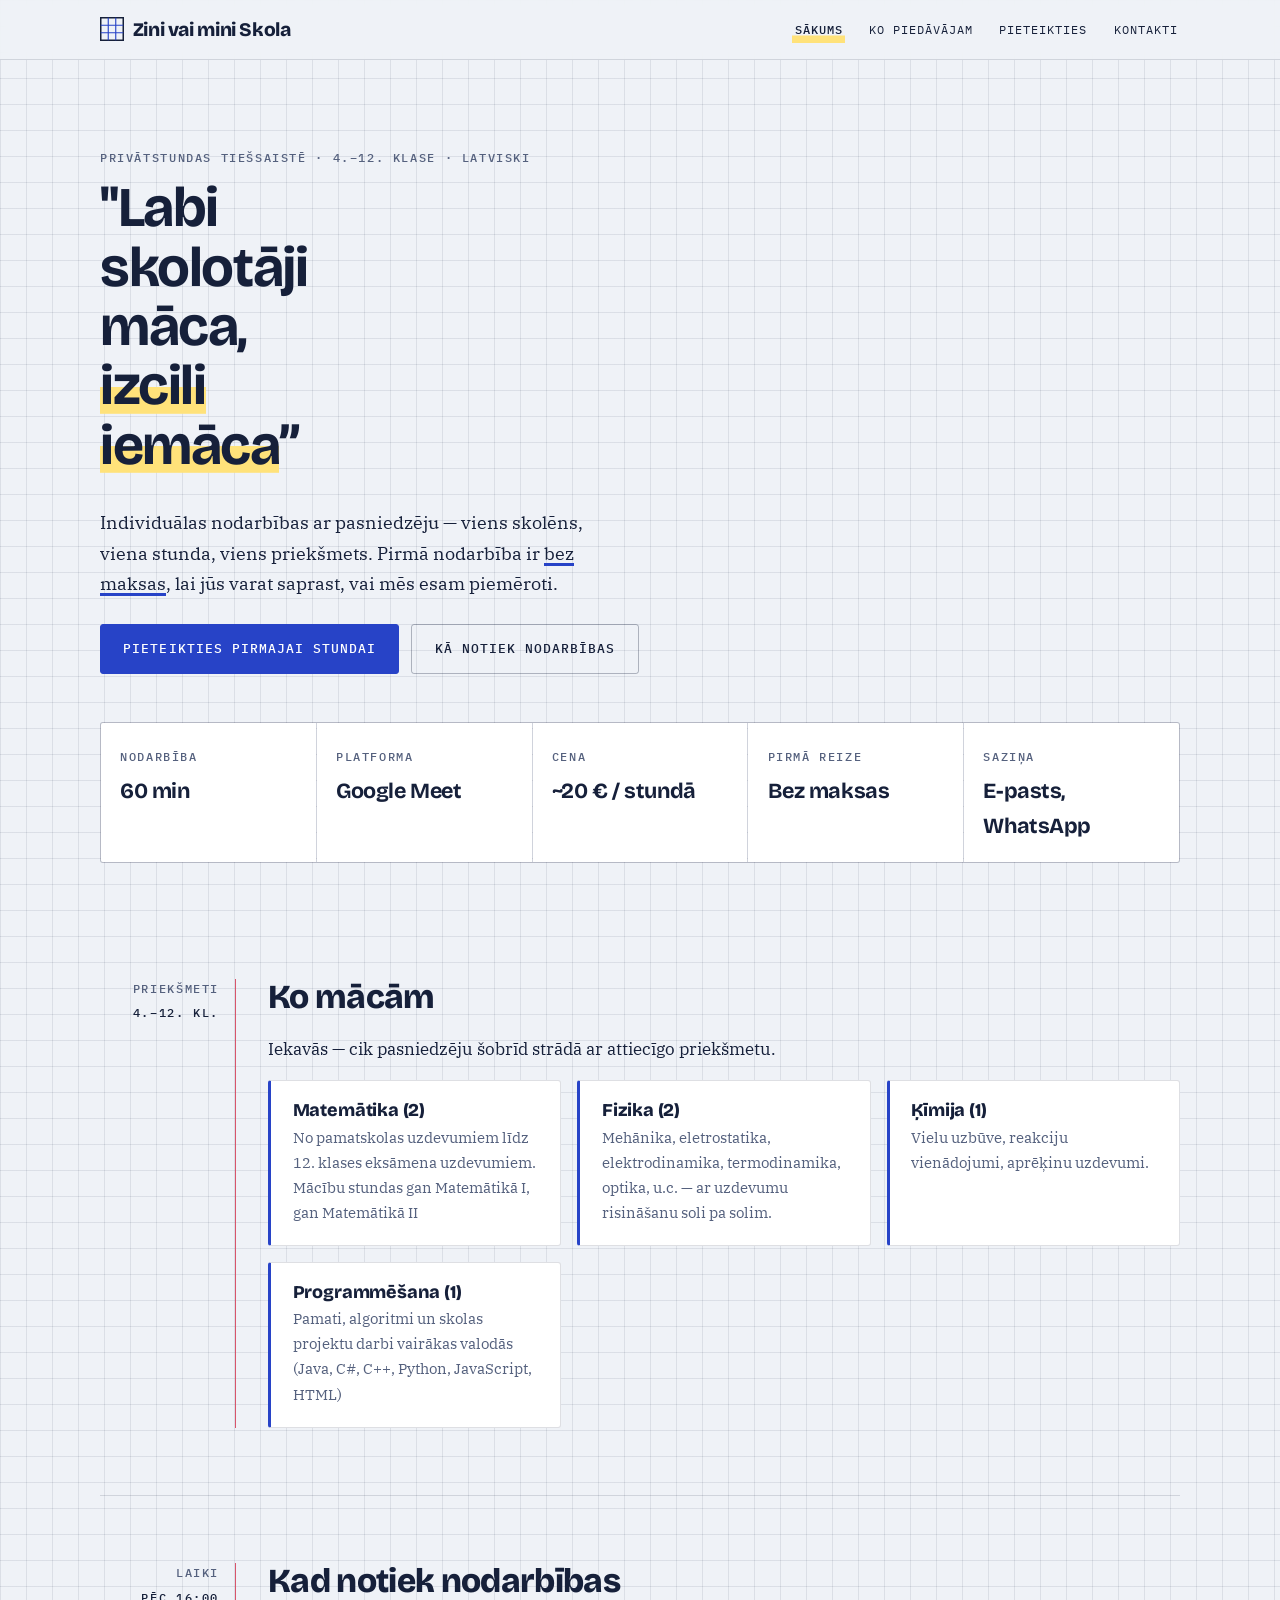
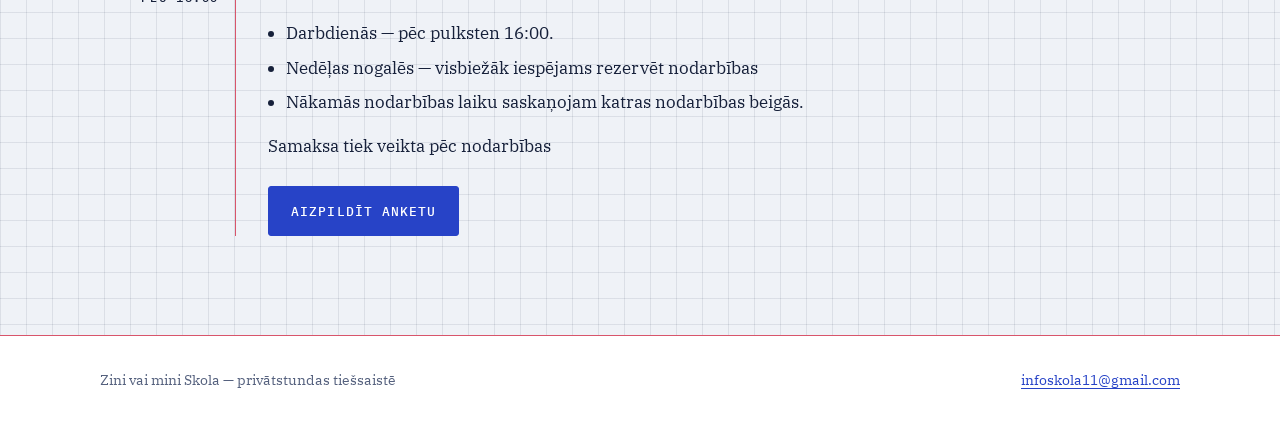
<file: index.html>
<!DOCTYPE html>
<html lang="lv">
<head>
<meta charset="UTF-8">
<meta name="viewport" content="width=device-width, initial-scale=1.0">
<title>Rūtiņa — privātstundas tiešsaistē 4.–12. klasei</title>
<meta name="description" content="Individuālas privātstundas matemātikā, fizikā, ķīmijā un programmēšanā 4.–12. klasei. 60 minūtes Google Meet platformā, pirmā nodarbība bez maksas.">
<link rel="icon" href="data:image/svg+xml,<svg xmlns='http://www.w3.org/2000/svg' viewBox='0 0 32 32'><rect width='32' height='32' fill='%23EFF2F7'/><path d='M0 10.5h32M0 21.5h32M10.5 0v32M21.5 0v32' stroke='%232743C7' stroke-width='2'/></svg>">
<link rel="preconnect" href="https://fonts.googleapis.com">
<link rel="preconnect" href="https://fonts.gstatic.com" crossorigin>
<link href="https://fonts.googleapis.com/css2?family=Bricolage+Grotesque:wght@700;800&family=IBM+Plex+Mono:wght@500&family=IBM+Plex+Serif:wght@400;600&display=swap" rel="stylesheet">
<link rel="stylesheet" href="stils.css">
</head>
<body>

<header class="galvene">
  <div class="ietvars galvene__saturs">
    <a class="zimols" href="index.html">
      <svg width="24" height="24" viewBox="0 0 32 32" aria-hidden="true">
        <rect x="1" y="1" width="30" height="30" fill="none" stroke="#16203A" stroke-width="2"/>
        <path d="M1 11h30M1 21h30M11 1v30M21 1v30" stroke="#2743C7" stroke-width="1.5"/>
      </svg>
      <span data-vards>Rūtiņa</span>
    </a>
    <nav class="navigacija" aria-label="Galvenā izvēlne">
      <a href="index.html" aria-current="page">Sākums</a>
      <a href="par-mums.html">Ko piedāvājam</a>
      <a href="pieteikties.html">Pieteikties</a>
      <a href="kontakti.html">Kontakti</a>
    </nav>
  </div>
</header>

<main>

  <section class="ietvars hero">
    <p class="mono">Privātstundas tiešsaistē &middot; 4.–12. klase &middot; latviski</p>
    <figure class="citats">
      <p>"Labi skolotāji māca, <span class="markets">izcili iemāca</span>”</p>
      <!-- <figcaption>Juris Bērziņš, 2001</figcaption> -->
    </figure>

    <p class="hero__ievads">
      Individuālas nodarbības ar pasniedzēju — viens skolēns, viena stunda, viens
      priekšmets. Pirmā nodarbība ir
      <span class="apvilkts">bez maksas</span>,
      lai jūs varat saprast, vai mēs esam piemēroti.
    </p>

    <div class="pogas">
      <a class="poga" href="pieteikties.html">Pieteikties pirmajai stundai</a>
      <a class="poga poga--klusa" href="par-mums.html">Kā notiek nodarbības</a>
    </div>

    <div class="fakti">
      <div class="fakts"><span class="mono">Nodarbība</span><strong>60 min</strong></div>
      <div class="fakts"><span class="mono">Platforma</span><strong>Google Meet</strong></div>
      <div class="fakts"><span class="mono">Cena</span><strong>~20 € / stundā</strong></div>
      <div class="fakts"><span class="mono">Pirmā reize</span><strong>Bez maksas</strong></div>
      <div class="fakts"><span class="mono">Saziņa</span><strong>E-pasts, WhatsApp</strong></div>
    </div>
  </section>

  <div class="ietvars">

    <section class="bloks">
      <div class="zime mono"><span>Priekšmeti</span><span>4.–12. kl.</span></div>
      <div>
        <h2>Ko mācām</h2>
        <p>Iekavās — cik pasniedzēju šobrīd strādā ar attiecīgo priekšmetu.</p>
        <div class="rezgis">
          <article class="kartite">
            <h3>Matemātika (2)</h3>
            <p>No pamatskolas uzdevumiem līdz 12. klases eksāmena uzdevumiem. Mācību stundas gan Matemātikā I, gan Matemātikā II</p>
          </article>
          <article class="kartite">
            <h3>Fizika (2)</h3>
            <p>Mehānika, eletrostatika, elektrodinamika, termodinamika, optika, u.c. — ar uzdevumu risināšanu soli pa solim.</p>
          </article>
          <article class="kartite">
            <h3>Ķīmija (1)</h3>
            <p>Vielu uzbūve, reakciju vienādojumi, aprēķinu uzdevumi.</p>
          </article>
          <article class="kartite">
            <h3>Programmēšana (1)</h3>
            <p>Pamati, algoritmi un skolas projektu darbi vairākas valodās (Java, C#, C++, Python, JavaScript, HTML)</p>
          </article>
        </div>
      </div>
    </section>

    <section class="bloks">
      <div class="zime mono"><span>Laiki</span><span>Pēc 16:00</span></div>
      <div>
        <h2>Kad notiek nodarbības</h2>
        <ul class="saraksts">
          <li>Darbdienās — pēc pulksten 16:00.</li>
          <li>Nedēļas nogalēs — visbiežāk iespējams rezervēt nodarbības</li>
          <li>Nākamās nodarbības laiku saskaņojam katras nodarbības beigās.</li>
        </ul>
        <p>Samaksa tiek veikta pēc nodarbības</p>
        <div class="pogas">
          <a class="poga" href="pieteikties.html">Aizpildīt anketu</a>
        </div>
      </div>
    </section>

  </div>

</main>

<footer class="kajene">
  <div class="ietvars kajene__saturs">
    <p><span data-vards>Rūtiņa</span> — privātstundas tiešsaistē</p>
    <p><a href="mailto:infoskola11@gmail.com">infoskola11@gmail.com</a> 
      <!-- &middot; <a href="tel:+37120000000">+371 20 000 000</a> -->
       </p>
  </div>
</footer>

<script src="nosaukums.js"></script>
</body>
</html>
</file>
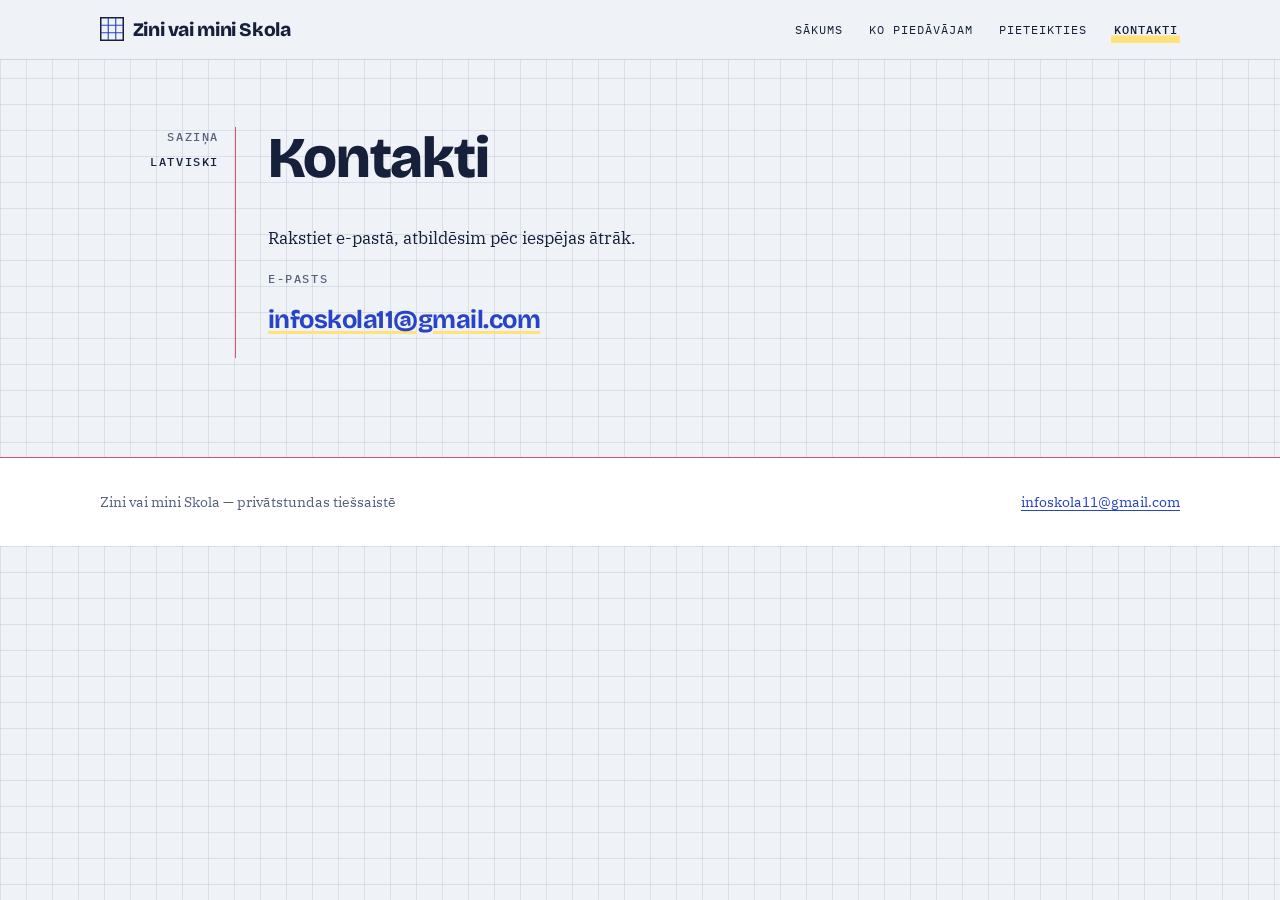
<file: kontakti.html>
<!DOCTYPE html>
<html lang="lv">
<head>
<meta charset="UTF-8">
<meta name="viewport" content="width=device-width, initial-scale=1.0">
<title>Kontakti — Rūtiņa</title>
<meta name="description" content="Sazinieties ar mums e-pastā vai WhatsApp. Nodarbības notiek Google Meet platformā, darbdienās pēc 16:00 un nedēļas nogalēs.">
<link rel="icon" href="data:image/svg+xml,<svg xmlns='http://www.w3.org/2000/svg' viewBox='0 0 32 32'><rect width='32' height='32' fill='%23EFF2F7'/><path d='M0 10.5h32M0 21.5h32M10.5 0v32M21.5 0v32' stroke='%232743C7' stroke-width='2'/></svg>">
<link rel="preconnect" href="https://fonts.googleapis.com">
<link rel="preconnect" href="https://fonts.gstatic.com" crossorigin>
<link href="https://fonts.googleapis.com/css2?family=Bricolage+Grotesque:wght@700;800&family=IBM+Plex+Mono:wght@500&family=IBM+Plex+Serif:wght@400;600&display=swap" rel="stylesheet">
<link rel="stylesheet" href="stils.css">
</head>
<body>

<header class="galvene">
  <div class="ietvars galvene__saturs">
    <a class="zimols" href="index.html">
      <svg width="24" height="24" viewBox="0 0 32 32" aria-hidden="true">
        <rect x="1" y="1" width="30" height="30" fill="none" stroke="#16203A" stroke-width="2"/>
        <path d="M1 11h30M1 21h30M11 1v30M21 1v30" stroke="#2743C7" stroke-width="1.5"/>
      </svg>
      <span data-vards>Rūtiņa</span>
    </a>
    <nav class="navigacija" aria-label="Galvenā izvēlne">
      <a href="index.html">Sākums</a>
      <a href="par-mums.html">Ko piedāvājam</a>
      <a href="pieteikties.html">Pieteikties</a>
      <a href="kontakti.html" aria-current="page">Kontakti</a>
    </nav>
  </div>
</header>

<main class="ietvars">

  <section class="bloks">
    <div class="zime mono"><span>Saziņa</span><span>Latviski</span></div>
    <div>
      <h1>Kontakti</h1>
      <p>Rakstiet e-pastā, atbildēsim pēc iespējas ātrāk.</p>
      <ul class="kontaktu-saraksts">
        <li>
          <p class="mono">E-pasts</p>
          <a href="mailto:infoskola11@gmail.com">infoskola11@gmail.com</a>
        </li>
        <!-- <li>
          <p class="mono">Tālrunis un WhatsApp</p>
          <a href="tel:+37120000000">+371 20 000 000</a>
        </li>
        <li>
          <p class="mono">WhatsApp saruna</p>
          <a href="https://wa.me/37120000000">Atvērt WhatsApp</a>
        </li> -->
      </ul>
    </div>
  </section>

  <!-- <section class="bloks">
    <div class="zime mono"><span>Praktiski</span></div>
    <div>
      <h2>Noderīgi zināt</h2>
      <ul class="saraksts">
        <li>Nodarbības notiek Google Meet platformā — saiti atsūtām pirms nodarbības.</li>
        <li>Darbdienās nodarbības sākas pēc 16:00; nedēļas nogalēs brīvu laiku ir vairāk.</li>
        <li>Nodarbības ilgums — 60 minūtes. Cena — 20 € stundā, pirmā reize bez maksas.</li>
        <li>Samaksa notiek pēc nodarbības.</li>
        <li>Ja laiks neder, dodiet ziņu vismaz dienu iepriekš — pārcelsim.</li>
      </ul>
      <div class="pogas">
        <a class="poga" href="pieteikties.html">Aizpildīt anketu</a>
      </div>
    </div>
  </section> -->

</main>

<footer class="kajene">
  <div class="ietvars kajene__saturs">
    <p><span data-vards>Rūtiņa</span> — privātstundas tiešsaistē</p>
    <p><a href="mailto:infoskola11@gmail.com">infoskola11@gmail.com</a> 
      <!-- &middot; <a href="tel:+37120000000">+371 20 000 000</a> -->
    </p>
  </div>
</footer>

<script src="nosaukums.js"></script>
</body>
</html>
</file>
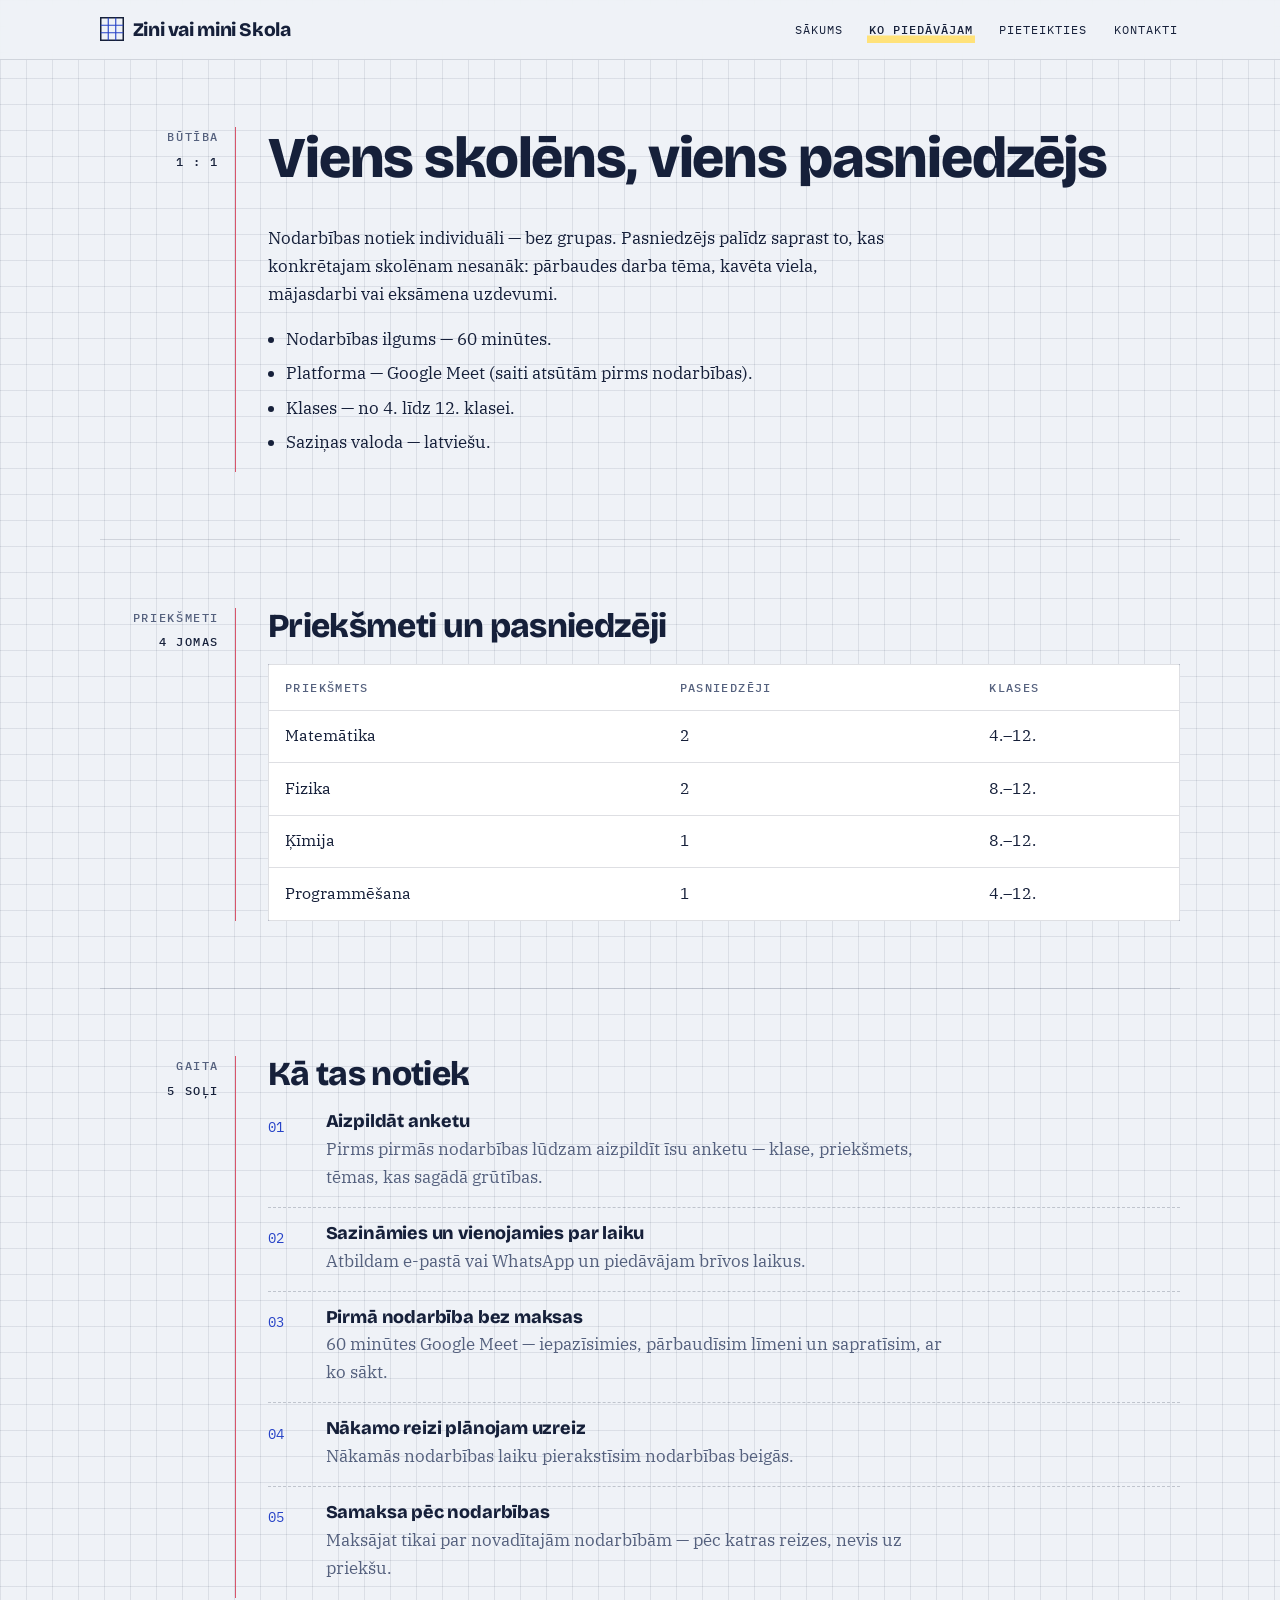
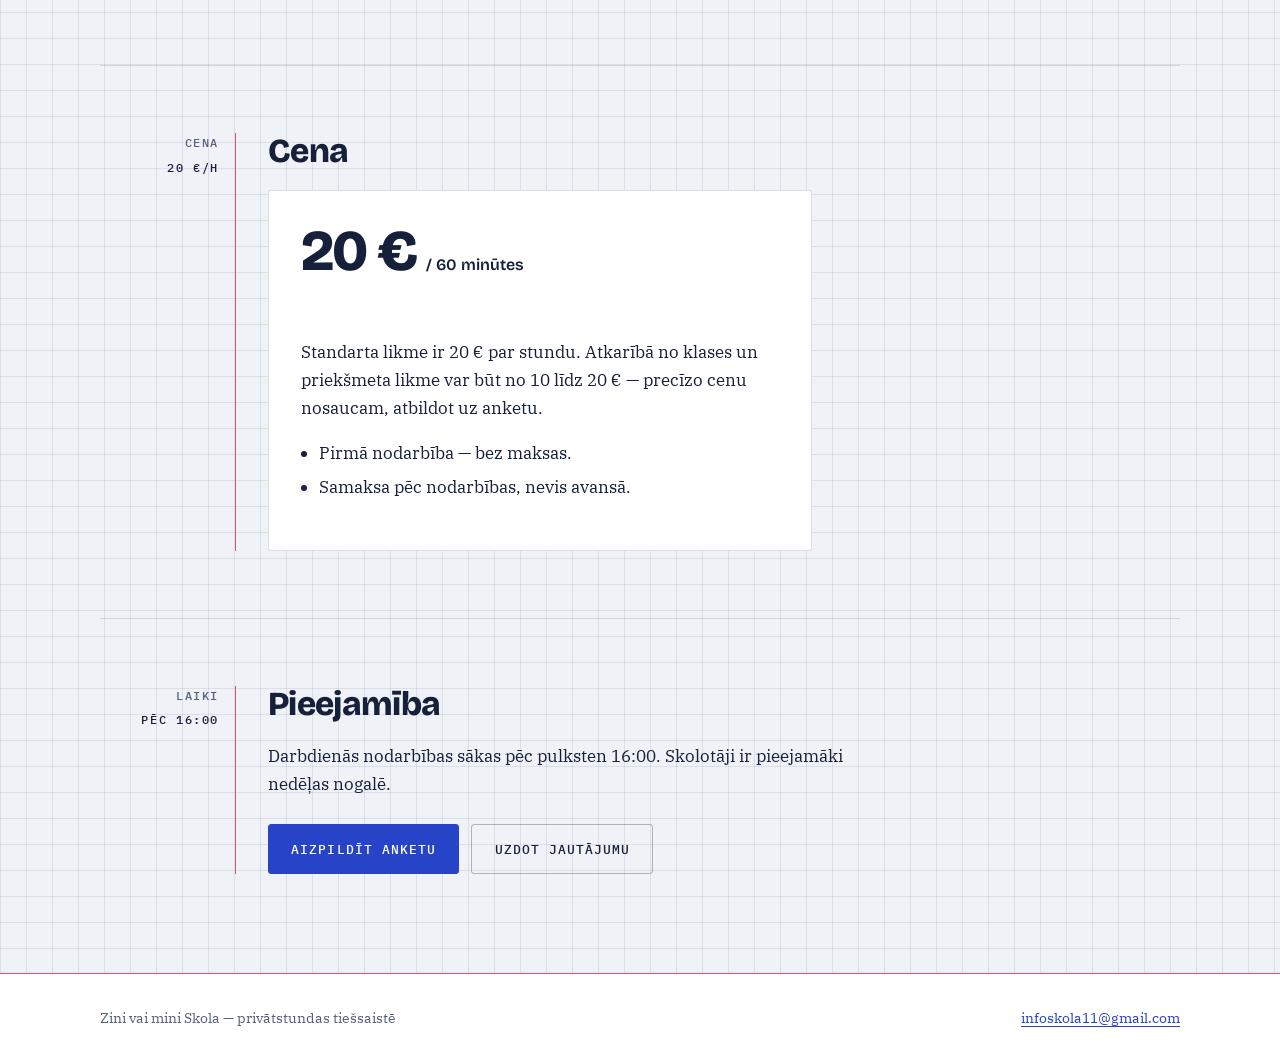
<file: par-mums.html>
<!DOCTYPE html>
<html lang="lv">
<head>
<meta charset="UTF-8">
<meta name="viewport" content="width=device-width, initial-scale=1.0">
<title>Ko piedāvājam — Rūtiņa</title>
<meta name="description" content="Individuālas 60 minūšu privātstundas Google Meet platformā: matemātika, fizika, ķīmija, programmēšana. Cena 10–20 € stundā, samaksa pēc nodarbības.">
<link rel="icon" href="data:image/svg+xml,<svg xmlns='http://www.w3.org/2000/svg' viewBox='0 0 32 32'><rect width='32' height='32' fill='%23EFF2F7'/><path d='M0 10.5h32M0 21.5h32M10.5 0v32M21.5 0v32' stroke='%232743C7' stroke-width='2'/></svg>">
<link rel="preconnect" href="https://fonts.googleapis.com">
<link rel="preconnect" href="https://fonts.gstatic.com" crossorigin>
<link href="https://fonts.googleapis.com/css2?family=Bricolage+Grotesque:wght@700;800&family=IBM+Plex+Mono:wght@500&family=IBM+Plex+Serif:wght@400;600&display=swap" rel="stylesheet">
<link rel="stylesheet" href="stils.css">
</head>
<body>

<header class="galvene">
  <div class="ietvars galvene__saturs">
    <a class="zimols" href="index.html">
      <svg width="24" height="24" viewBox="0 0 32 32" aria-hidden="true">
        <rect x="1" y="1" width="30" height="30" fill="none" stroke="#16203A" stroke-width="2"/>
        <path d="M1 11h30M1 21h30M11 1v30M21 1v30" stroke="#2743C7" stroke-width="1.5"/>
      </svg>
      <span data-vards>Rūtiņa</span>
    </a>
    <nav class="navigacija" aria-label="Galvenā izvēlne">
      <a href="index.html">Sākums</a>
      <a href="par-mums.html" aria-current="page">Ko piedāvājam</a>
      <a href="pieteikties.html">Pieteikties</a>
      <a href="kontakti.html">Kontakti</a>
    </nav>
  </div>
</header>

<main class="ietvars">

  <section class="bloks">
    <div class="zime mono"><span>Būtība</span><span>1 : 1</span></div>
    <div>
      <h1>Viens skolēns, viens pasniedzējs</h1>
      <p>
        Nodarbības notiek individuāli — bez grupas. 
        Pasniedzējs palīdz saprast to, kas konkrētajam skolēnam nesanāk:
        pārbaudes darba tēma, kavēta viela, mājasdarbi vai eksāmena uzdevumi.
      </p>
      <ul class="saraksts">
        <li>Nodarbības ilgums — 60 minūtes.</li>
        <li>Platforma — Google Meet (saiti atsūtām pirms nodarbības).</li>
        <li>Klases — no 4. līdz 12. klasei.</li>
        <li>Saziņas valoda — latviešu.</li>
      </ul>
    </div>
  </section>

  <section class="bloks">
    <div class="zime mono"><span>Priekšmeti</span><span>4 jomas</span></div>
    <div>
      <h2>Priekšmeti un pasniedzēji</h2>
      <table class="tabula">
        <thead>
          <tr><th scope="col">Priekšmets</th><th scope="col">Pasniedzēji</th><th scope="col">Klases</th></tr>
        </thead>
        <tbody>
          <tr><td>Matemātika</td><td>2</td><td>4.–12.</td></tr>
          <tr><td>Fizika</td><td>2</td><td>8.–12.</td></tr>
          <tr><td>Ķīmija</td><td>1</td><td>8.–12.</td></tr>
          <tr><td>Programmēšana</td><td>1</td><td>4.–12.</td></tr>
        </tbody>
      </table>
    </div>
  </section>

  <section class="bloks">
    <div class="zime mono"><span>Gaita</span><span>5 soļi</span></div>
    <div>
      <h2>Kā tas notiek</h2>
      <ol class="soli">
        <li class="solis-rinda">
          <div>
            <h3>Aizpildāt anketu</h3>
            <p>Pirms pirmās nodarbības lūdzam aizpildīt īsu anketu — klase, priekšmets, tēmas, kas sagādā grūtības.</p>
          </div>
        </li>
        <li class="solis-rinda">
          <div>
            <h3>Sazināmies un vienojamies par laiku</h3>
            <p>Atbildam e-pastā vai WhatsApp un piedāvājam brīvos laikus.</p>
          </div>
        </li>
        <li class="solis-rinda">
          <div>
            <h3>Pirmā nodarbība bez maksas</h3>
            <p>60 minūtes Google Meet — iepazīsimies, pārbaudīsim līmeni un sapratīsim, ar ko sākt.</p>
          </div>
        </li>
        <li class="solis-rinda">
          <div>
            <h3>Nākamo reizi plānojam uzreiz</h3>
            <p>Nākamās nodarbības laiku pierakstīsim nodarbības beigās.</p>
          </div>
        </li>
        <li class="solis-rinda">
          <div>
            <h3>Samaksa pēc nodarbības</h3>
            <p>Maksājat tikai par novadītajām nodarbībām — pēc katras reizes, nevis uz priekšu.</p>
          </div>
        </li>
      </ol>
    </div>
  </section>

  <section class="bloks">
    <div class="zime mono"><span>Cena</span><span>20 €/h</span></div>
    <div>
      <h2>Cena</h2>
      <div class="cena">
        <p class="cena__skaitlis">20 € <span>/ 60 minūtes</span></p>
        <p>
          Standarta likme ir 20 € par stundu. Atkarībā no klases un priekšmeta
          likme var būt no 10 līdz 20 € — precīzo cenu nosaucam, atbildot uz anketu.
        </p>
        <ul class="saraksts">
          <li>Pirmā nodarbība — bez maksas.</li>
          <li>Samaksa pēc nodarbības, nevis avansā.</li>
        </ul>
      </div>
    </div>
  </section>

  <section class="bloks">
    <div class="zime mono"><span>Laiki</span><span>Pēc 16:00</span></div>
    <div>
      <h2>Pieejamība</h2>
      <p>
        Darbdienās nodarbības sākas pēc pulksten 16:00. Skolotāji ir pieejamāki nedēļas nogalē. 
      </p>
      <div class="pogas">
        <a class="poga" href="pieteikties.html">Aizpildīt anketu</a>
        <a class="poga poga--klusa" href="kontakti.html">Uzdot jautājumu</a>
      </div>
    </div>
  </section>

</main>

<footer class="kajene">
  <div class="ietvars kajene__saturs">
    <p><span data-vards>Rūtiņa</span> — privātstundas tiešsaistē</p>
    <p><a href="mailto:infoskola11@gmail.com">infoskola11@gmail.com</a> 
      <!-- &middot; <a href="tel:+37120000000">+371 20 000 000</a> -->
    </p>
  </div>
</footer>

<script src="nosaukums.js"></script>
</body>
</html>
</file>
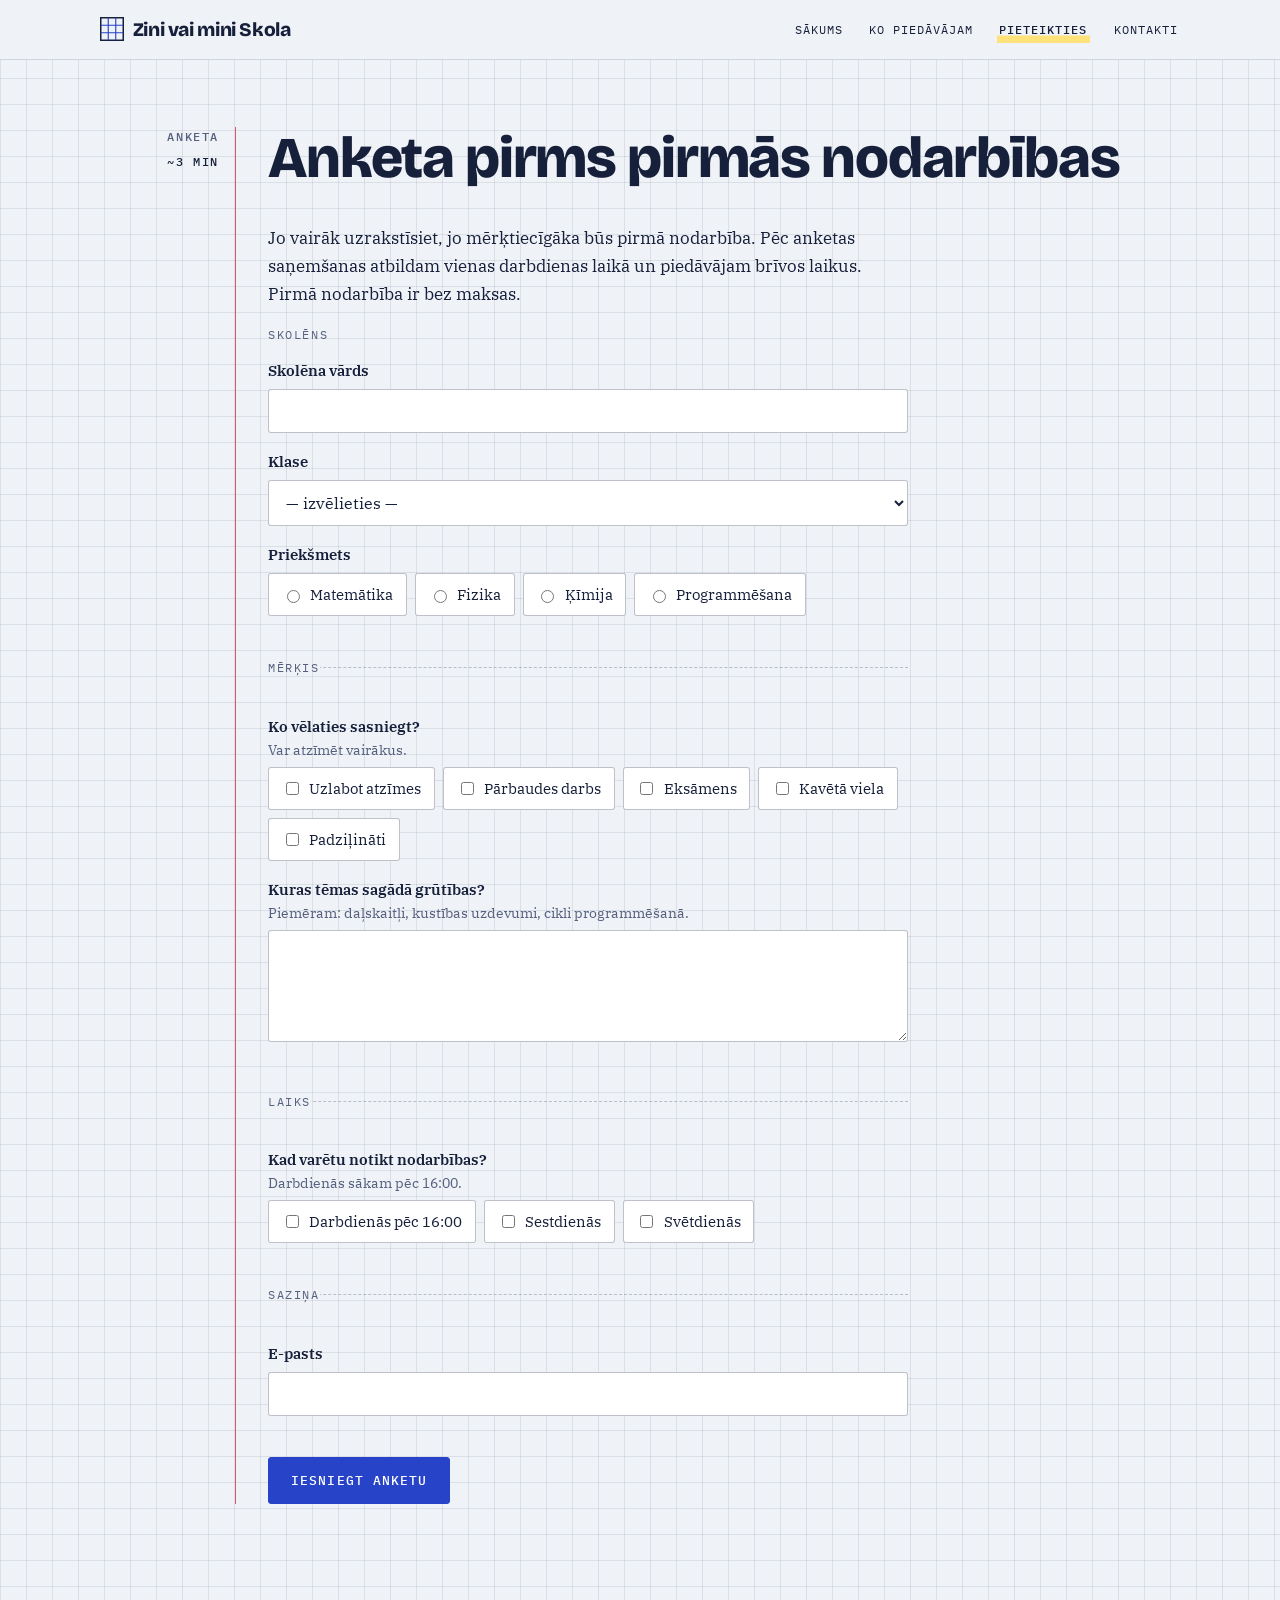
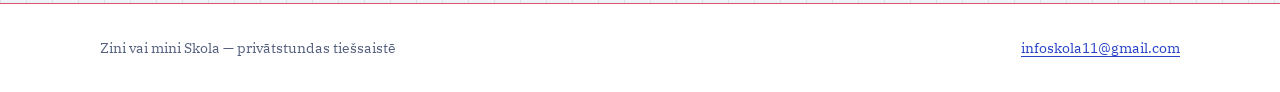
<file: pieteikties.html>
<!DOCTYPE html>
<html lang="lv">
<head>
<meta charset="UTF-8">
<meta name="viewport" content="width=device-width, initial-scale=1.0">
<title>Pieteikties — Rūtiņa</title>
<meta name="description" content="Anketa pirms pirmās nodarbības: klase, priekšmets, mērķis un vēlamais laiks. Pirmā nodarbība bez maksas.">
<link rel="icon" href="data:image/svg+xml,<svg xmlns='http://www.w3.org/2000/svg' viewBox='0 0 32 32'><rect width='32' height='32' fill='%23EFF2F7'/><path d='M0 10.5h32M0 21.5h32M10.5 0v32M21.5 0v32' stroke='%232743C7' stroke-width='2'/></svg>">
<link rel="preconnect" href="https://fonts.googleapis.com">
<link rel="preconnect" href="https://fonts.gstatic.com" crossorigin>
<link href="https://fonts.googleapis.com/css2?family=Bricolage+Grotesque:wght@700;800&family=IBM+Plex+Mono:wght@500&family=IBM+Plex+Serif:wght@400;600&display=swap" rel="stylesheet">
<link rel="stylesheet" href="stils.css">
</head>
<body>

<header class="galvene">
  <div class="ietvars galvene__saturs">
    <a class="zimols" href="index.html">
      <svg width="24" height="24" viewBox="0 0 32 32" aria-hidden="true">
        <rect x="1" y="1" width="30" height="30" fill="none" stroke="#16203A" stroke-width="2"/>
        <path d="M1 11h30M1 21h30M11 1v30M21 1v30" stroke="#2743C7" stroke-width="1.5"/>
      </svg>
      <span data-vards>Rūtiņa</span>
    </a>
    <nav class="navigacija" aria-label="Galvenā izvēlne">
      <a href="index.html">Sākums</a>
      <a href="par-mums.html">Ko piedāvājam</a>
      <a href="pieteikties.html" aria-current="page">Pieteikties</a>
      <a href="kontakti.html">Kontakti</a>
    </nav>
  </div>
</header>

<main class="ietvars">

  <section class="bloks">
    <div class="zime mono"><span>Anketa</span><span>~3 min</span></div>
    <div>
      <h1>Anketa pirms pirmās nodarbības</h1>
      <p>
        Jo vairāk uzrakstīsiet, jo mērķtiecīgāka būs pirmā nodarbība. Pēc anketas
        saņemšanas atbildam vienas darbdienas laikā un piedāvājam brīvos laikus.
        Pirmā nodarbība ir bez maksas.
      </p>

      <form class="forma" id="anketa" novalidate>

        <fieldset>
          <legend>Skolēns</legend>

          <div class="lauks">
            <label for="vards">Skolēna vārds</label>
            <input type="text" id="vards" name="vards" autocomplete="given-name" required>
          </div>

          <div class="lauks">
            <label for="klase">Klase</label>
            <select id="klase" name="klase" required>
              <option value="">— izvēlieties —</option>
              <option>4. klase</option>
              <option>5. klase</option>
              <option>6. klase</option>
              <option>7. klase</option>
              <option>8. klase</option>
              <option>9. klase</option>
              <option>10. klase</option>
              <option>11. klase</option>
              <option>12. klase</option>
            </select>
          </div>

          <div class="lauks">
            <span class="grupa__nosaukums">Priekšmets</span>
            <div class="izvele">
              <label><input type="radio" name="prieksmets" value="Matemātika" required> Matemātika</label>
              <label><input type="radio" name="prieksmets" value="Fizika"> Fizika</label>
              <label><input type="radio" name="prieksmets" value="Ķīmija"> Ķīmija</label>
              <label><input type="radio" name="prieksmets" value="Programmēšana"> Programmēšana</label>
            </div>
          </div>
        </fieldset>

        <fieldset>
          <legend>Mērķis</legend>

          <div class="lauks">
            <span class="grupa__nosaukums">Ko vēlaties sasniegt?
              <span class="paskaidre">Var atzīmēt vairākus.</span>
            </span>
            <div class="izvele">
              <label><input type="checkbox" name="merkis" value="Uzlabot atzīmes"> Uzlabot atzīmes</label>
              <label><input type="checkbox" name="merkis" value="Sagatavoties pārbaudes darbam"> Pārbaudes darbs</label>
              <label><input type="checkbox" name="merkis" value="Sagatavoties eksāmenam"> Eksāmens</label>
              <label><input type="checkbox" name="merkis" value="Apgūt kavēto vielu"> Kavētā viela</label>
              <label><input type="checkbox" name="merkis" value="Padziļināta apguve"> Padziļināti</label>
            </div>
          </div>

          <div class="lauks">
            <label for="temas">Kuras tēmas sagādā grūtības?
              <span class="paskaidre">Piemēram: daļskaitļi, kustības uzdevumi, cikli programmēšanā.</span>
            </label>
            <textarea id="temas" name="temas"></textarea>
          </div>
        </fieldset>

        <fieldset>
          <legend>Laiks</legend>

          <div class="lauks">
            <span class="grupa__nosaukums">Kad varētu notikt nodarbības?
              <span class="paskaidre">Darbdienās sākam pēc 16:00.</span>
            </span>
            <div class="izvele">
              <label><input type="checkbox" name="laiks" value="Darbdienās pēc 16:00"> Darbdienās pēc 16:00</label>
              <label><input type="checkbox" name="laiks" value="Sestdienās"> Sestdienās</label>
              <label><input type="checkbox" name="laiks" value="Svētdienās"> Svētdienās</label>
            </div>
          </div>
        </fieldset>

        <fieldset>
          <legend>Saziņa</legend>

          <div class="lauks">
            <label for="epasts">E-pasts</label>
            <input type="email" id="epasts" name="epasts" autocomplete="email" required>
          </div>
        </fieldset>

        <div class="pogas">
          <button type="submit" class="poga">Iesniegt anketu</button>
        </div>

        <p class="zinojums" id="zinojums" role="status" hidden></p>
      </form>
    </div>
  </section>

  <!-- <section class="bloks">
    <div class="zime mono"><span>Pēc tam</span></div>
    <div>
      <h2>Kas notiek pēc anketas</h2>
      <ol class="soli">
        <li class="solis-rinda">
          <div><h3>Atbilde vienas darbdienas laikā</h3><p>E-pastā vai WhatsApp — kā jums ērtāk.</p></div>
        </li>
        <li class="solis-rinda">
          <div><h3>Piedāvājam laiku un pasniedzēju</h3><p>Kopā ar cenu tieši jūsu klasei un priekšmetam.</p></div>
        </li>
        <li class="solis-rinda">
          <div><h3>Atsūtām Google Meet saiti</h3><p>Pirmā 60 minūšu nodarbība — bez maksas.</p></div>
        </li>
      </ol>
    </div>
  </section> -->

</main>

<footer class="kajene">
  <div class="ietvars kajene__saturs">
    <p><span data-vards>Rūtiņa</span> — privātstundas tiešsaistē</p>
    <p><a href="mailto:infoskola11@gmail.com">infoskola11@gmail.com</a> 
      <!-- &middot; <a href="tel:+37120000000">+371 20 000 000</a> -->
    </p>
  </div>
</footer>

<script src="nosaukums.js"></script>
<script src="skripts.js"></script>
</body>
</html>
</file>
<file: stils.css>
/* ============================================================
   Rūtiņa — privātstundas tiešsaistē
   Vizuālā ideja: rūtiņu burtnīca — režģis, sarkanā mala,
   zila pildspalva, dzeltens marķieris.
   ============================================================ */

:root {
  --papirs:      #EFF2F7;
  --balts:       #FFFFFF;
  --rutina:      rgba(22, 32, 58, 0.09);
  --tinte:       #16203A;
  --tinte-gaisa: #55617E;
  --pildspalva:  #2743C7;
  --mala:        #D8556B;
  --markieris:   #FFE27A;

  --solis: 26px;                 /* rūtiņas izmērs = ritma pamats */
  --mala-platums: 8.5rem;        /* burtnīcas mala */
  --raamis: 1px solid rgba(22, 32, 58, 0.14);
}

*, *::before, *::after { box-sizing: border-box; }

html { -webkit-text-size-adjust: 100%; scroll-behavior: smooth; }

body {
  margin: 0;
  font-family: "IBM Plex Serif", Georgia, "Times New Roman", serif;
  font-size: 1.0625rem;
  line-height: 1.65;
  color: var(--tinte);
  background-color: var(--papirs);
  background-image:
    linear-gradient(var(--rutina) 1px, transparent 1px),
    linear-gradient(90deg, var(--rutina) 1px, transparent 1px);
  background-size: var(--solis) var(--solis);
}

h1, h2, h3 {
  font-family: "Bricolage Grotesque", "IBM Plex Sans", system-ui, sans-serif;
  font-weight: 800;
  letter-spacing: -0.02em;
  line-height: 1.08;
  margin: 0 0 0.6em;
  text-wrap: balance;
}

h1 { font-size: clamp(2.1rem, 6vw, 3.6rem); }
h2 { font-size: clamp(1.5rem, 3.4vw, 2.1rem); }
h3 { font-size: 1.125rem; letter-spacing: -0.01em; }

p { margin: 0 0 1em; max-width: 62ch; }

a { color: var(--pildspalva); text-underline-offset: 3px; }
a:hover { text-decoration-thickness: 2px; }

:focus-visible {
  outline: 3px solid var(--pildspalva);
  outline-offset: 3px;
}

.mono {
  font-family: "IBM Plex Mono", ui-monospace, Menlo, Consolas, monospace;
  font-size: 0.72rem;
  font-weight: 500;
  letter-spacing: 0.14em;
  text-transform: uppercase;
  color: var(--tinte-gaisa);
}

.slepts {
  position: absolute;
  width: 1px; height: 1px;
  overflow: hidden;
  clip-path: inset(50%);
}

/* ---------- Karkass ---------- */

.ietvars {
  width: min(1080px, 100% - 2.5rem);
  margin-inline: auto;
}

.bloks {
  display: grid;
  grid-template-columns: var(--mala-platums) minmax(0, 1fr);
  gap: 2rem;
  padding-block: clamp(2.6rem, 6vw, 4.2rem);
  border-top: var(--raamis);
}

.bloks:first-of-type { border-top: none; }

.bloks > .zime {                 /* piezīme burtnīcas malā */
  border-right: 1px solid var(--mala);
  padding-right: 1rem;
  text-align: right;
}

.bloks > .zime span { display: block; }
.bloks > .zime span + span { margin-top: 0.35rem; color: var(--tinte); }

/* ---------- Galvene ---------- */

.galvene {
  position: sticky;
  top: 0;
  z-index: 20;
  background: rgba(239, 242, 247, 0.92);
  backdrop-filter: blur(6px);
  border-bottom: var(--raamis);
}

.galvene__saturs {
  display: flex;
  flex-wrap: wrap;
  align-items: center;
  justify-content: space-between;
  gap: 0.75rem 1.5rem;
  padding-block: 0.85rem;
}

.zimols {
  display: inline-flex;
  align-items: center;
  gap: 0.55rem;
  font-family: "Bricolage Grotesque", system-ui, sans-serif;
  font-weight: 800;
  font-size: 1.2rem;
  letter-spacing: -0.02em;
  color: var(--tinte);
  text-decoration: none;
}

.zimols svg { display: block; }

.navigacija {
  display: flex;
  flex-wrap: wrap;
  gap: 0.35rem 1.35rem;
  font-family: "IBM Plex Mono", monospace;
  font-size: 0.78rem;
  letter-spacing: 0.08em;
  text-transform: uppercase;
}

.navigacija a {
  color: var(--tinte);
  text-decoration: none;
  padding: 0.2rem 0.15rem;
}

.navigacija a:hover { box-shadow: inset 0 -0.6em 0 var(--markieris); }

.navigacija a[aria-current="page"] {
  box-shadow: inset 0 -0.6em 0 var(--markieris);
  font-weight: 500;
}

/* ---------- Citāts / hero ---------- */

.hero { padding-block: clamp(3rem, 8vw, 5.5rem) clamp(2rem, 5vw, 3rem); }

.citats {
  margin: 0;
  max-width: 20ch;
}

.citats p {
  font-family: "Bricolage Grotesque", system-ui, sans-serif;
  font-weight: 700;
  font-size: clamp(2rem, 5.6vw, 3.5rem);
  line-height: 1.06;
  letter-spacing: -0.025em;
  max-width: none;
  margin-bottom: 0.7rem;
}

.citats figcaption { color: var(--tinte-gaisa); font-size: 0.95rem; }

.markets {
  background-image: linear-gradient(var(--markieris), var(--markieris));
  background-repeat: no-repeat;
  background-position: 0 86%;
  background-size: 0% 40%;
  animation: markiet 0.75s cubic-bezier(0.4, 0, 0.2, 1) 0.3s forwards;
}

@keyframes markiet { to { background-size: 100% 40%; } }

.apvilkts {
  text-decoration: underline;
  text-decoration-color: var(--pildspalva);
  text-decoration-thickness: 2.5px;
  text-underline-offset: 3px;
}

.hero__ievads {
  margin-top: 2rem;
  font-size: 1.15rem;
  max-width: 46ch;
}

/* ---------- Pogas ---------- */

.pogas { display: flex; flex-wrap: wrap; gap: 0.75rem; margin-top: 1.6rem; }

.poga {
  display: inline-flex;
  align-items: center;
  gap: 0.5rem;
  font-family: "IBM Plex Mono", monospace;
  font-size: 0.8rem;
  font-weight: 500;
  letter-spacing: 0.08em;
  text-transform: uppercase;
  text-decoration: none;
  padding: 0.85rem 1.4rem;
  border: 1px solid var(--pildspalva);
  border-radius: 3px;
  background: var(--pildspalva);
  color: var(--balts);
  cursor: pointer;
  transition: transform 0.12s ease, box-shadow 0.12s ease;
}

.poga:hover { transform: translateY(-2px); box-shadow: 0 4px 0 rgba(39, 67, 199, 0.28); }

.poga--klusa {
  background: transparent;
  color: var(--tinte);
  border-color: rgba(22, 32, 58, 0.3);
}

.poga--klusa:hover { box-shadow: 0 4px 0 rgba(22, 32, 58, 0.14); }

/* ---------- Faktu josla ---------- */

.fakti {
  display: grid;
  grid-template-columns: repeat(auto-fit, minmax(140px, 1fr));
  gap: 1px;
  background: rgba(22, 32, 58, 0.14);
  border: var(--raamis);
  border-radius: 3px;
  overflow: hidden;
  margin-top: clamp(2rem, 5vw, 3rem);
}

.fakts { background: var(--balts); padding: 1.1rem 1.2rem; }

.fakts strong {
  display: block;
  font-family: "Bricolage Grotesque", system-ui, sans-serif;
  font-size: 1.35rem;
  font-weight: 700;
  letter-spacing: -0.02em;
  margin-top: 0.3rem;
}

/* ---------- Kartītes ---------- */

.rezgis {
  display: grid;
  grid-template-columns: repeat(auto-fit, minmax(230px, 1fr));
  gap: 1rem;
}

.kartite {
  background: var(--balts);
  border: var(--raamis);
  border-left: 3px solid var(--pildspalva);
  border-radius: 3px;
  padding: 1.25rem 1.35rem;
}

.kartite h3 { margin-bottom: 0.25rem; }
.kartite p { font-size: 0.95rem; margin-bottom: 0; color: var(--tinte-gaisa); }
.kartite .mono { display: block; margin-bottom: 0.6rem; }

/* ---------- Soļi ---------- */

.soli { list-style: none; margin: 0; padding: 0; counter-reset: solis; }

.solis-rinda {
  counter-increment: solis;
  display: grid;
  grid-template-columns: 2.6rem 1fr;
  gap: 1rem;
  padding: 1rem 0;
  border-top: 1px dashed rgba(22, 32, 58, 0.22);
}

.solis-rinda:first-child { border-top: none; padding-top: 0; }

.solis-rinda::before {
  content: counter(solis, decimal-leading-zero);
  font-family: "IBM Plex Mono", monospace;
  font-size: 0.85rem;
  color: var(--pildspalva);
  padding-top: 0.2rem;
}

.solis-rinda h3 { margin-bottom: 0.2rem; }
.solis-rinda p { margin-bottom: 0; color: var(--tinte-gaisa); }

/* ---------- Saraksti un tabula ---------- */

.saraksts { margin: 0 0 1rem; padding-left: 1.1rem; max-width: 62ch; }
.saraksts li { margin-bottom: 0.4rem; }

.tabula { width: 100%; border-collapse: collapse; background: var(--balts); border: var(--raamis); border-radius: 3px; }
.tabula th, .tabula td { text-align: left; padding: 0.8rem 1rem; border-top: var(--raamis); font-size: 0.98rem; }
.tabula thead th { border-top: none; font-family: "IBM Plex Mono", monospace; font-size: 0.72rem; letter-spacing: 0.12em; text-transform: uppercase; color: var(--tinte-gaisa); font-weight: 500; }

/* ---------- Cena ---------- */

.cena {
  background: var(--balts);
  border: var(--raamis);
  border-radius: 3px;
  padding: clamp(1.4rem, 4vw, 2rem);
  max-width: 34rem;
}

.cena__skaitlis {
  font-family: "Bricolage Grotesque", system-ui, sans-serif;
  font-size: clamp(2.6rem, 8vw, 3.6rem);
  font-weight: 800;
  letter-spacing: -0.03em;
  line-height: 1;
}

.cena__skaitlis span { font-size: 1rem; font-weight: 600; letter-spacing: 0; }

/* ---------- Forma ---------- */

.forma { max-width: 40rem; }

.forma fieldset {
  border: none;
  border-top: 1px dashed rgba(22, 32, 58, 0.25);
  margin: 0 0 1.6rem;
  padding: 1.4rem 0 0;
}

.forma fieldset:first-of-type { border-top: none; padding-top: 0; }

.forma legend {
  font-family: "IBM Plex Mono", monospace;
  font-size: 0.72rem;
  letter-spacing: 0.14em;
  text-transform: uppercase;
  color: var(--tinte-gaisa);
  padding: 0;
  margin-bottom: 0.9rem;
}

.lauks { margin-bottom: 1rem; }

.lauks > label,
.grupa__nosaukums {
  display: block;
  font-weight: 600;
  font-size: 0.95rem;
  margin-bottom: 0.35rem;
}

.paskaidre { display: block; font-weight: 400; font-size: 0.85rem; color: var(--tinte-gaisa); }

input[type="text"], input[type="email"], input[type="tel"], select, textarea {
  width: 100%;
  font-family: inherit;
  font-size: 1rem;
  color: var(--tinte);
  background: var(--balts);
  border: 1px solid rgba(22, 32, 58, 0.28);
  border-radius: 3px;
  padding: 0.7rem 0.8rem;
}

textarea { min-height: 7rem; resize: vertical; }

input:focus, select:focus, textarea:focus { border-color: var(--pildspalva); }

.izvele { display: flex; flex-wrap: wrap; gap: 0.5rem; }

.izvele label {
  display: inline-flex;
  align-items: center;
  gap: 0.45rem;
  background: var(--balts);
  border: 1px solid rgba(22, 32, 58, 0.28);
  border-radius: 3px;
  padding: 0.5rem 0.8rem;
  font-size: 0.95rem;
  cursor: pointer;
}

.izvele input { accent-color: var(--pildspalva); }
.izvele label:hover { border-color: var(--pildspalva); }

.zinojums {
  margin-top: 1rem;
  padding: 0.9rem 1rem;
  border: 1px solid var(--pildspalva);
  border-radius: 3px;
  background: var(--balts);
  font-size: 0.95rem;
}

.zinojums[hidden] { display: none; }

/* ---------- Kontakti ---------- */

.kontaktu-saraksts { list-style: none; margin: 0; padding: 0; }

.kontaktu-saraksts li {
  padding: 1rem 0;
  border-top: 1px dashed rgba(22, 32, 58, 0.22);
}

.kontaktu-saraksts li:first-child { border-top: none; padding-top: 0; }

.kontaktu-saraksts a {
  font-family: "Bricolage Grotesque", system-ui, sans-serif;
  font-size: clamp(1.2rem, 3.5vw, 1.6rem);
  font-weight: 700;
  letter-spacing: -0.02em;
  text-decoration-color: var(--markieris);
  text-decoration-thickness: 3px;
}

/* ---------- Kājene ---------- */

.kajene {
  border-top: 1px solid var(--mala);
  background: var(--balts);
  padding-block: 2rem;
  margin-top: 2rem;
}

.kajene__saturs {
  display: flex;
  flex-wrap: wrap;
  gap: 1rem 2rem;
  justify-content: space-between;
  align-items: baseline;
}

.kajene p { margin: 0; font-size: 0.9rem; color: var(--tinte-gaisa); }

/* ---------- Adaptīvi ---------- */

@media (max-width: 720px) {
  .bloks { grid-template-columns: 1fr; gap: 1rem; }
  .bloks > .zime {
    border-right: none;
    border-left: 2px solid var(--mala);
    padding-right: 0;
    padding-left: 0.8rem;
    text-align: left;
  }
  .citats { max-width: none; }
}

@media (prefers-reduced-motion: reduce) {
  html { scroll-behavior: auto; }
  .markets { animation: none; background-size: 100% 40%; }
  .poga { transition: none; }
  .poga:hover { transform: none; }
}
</file>
